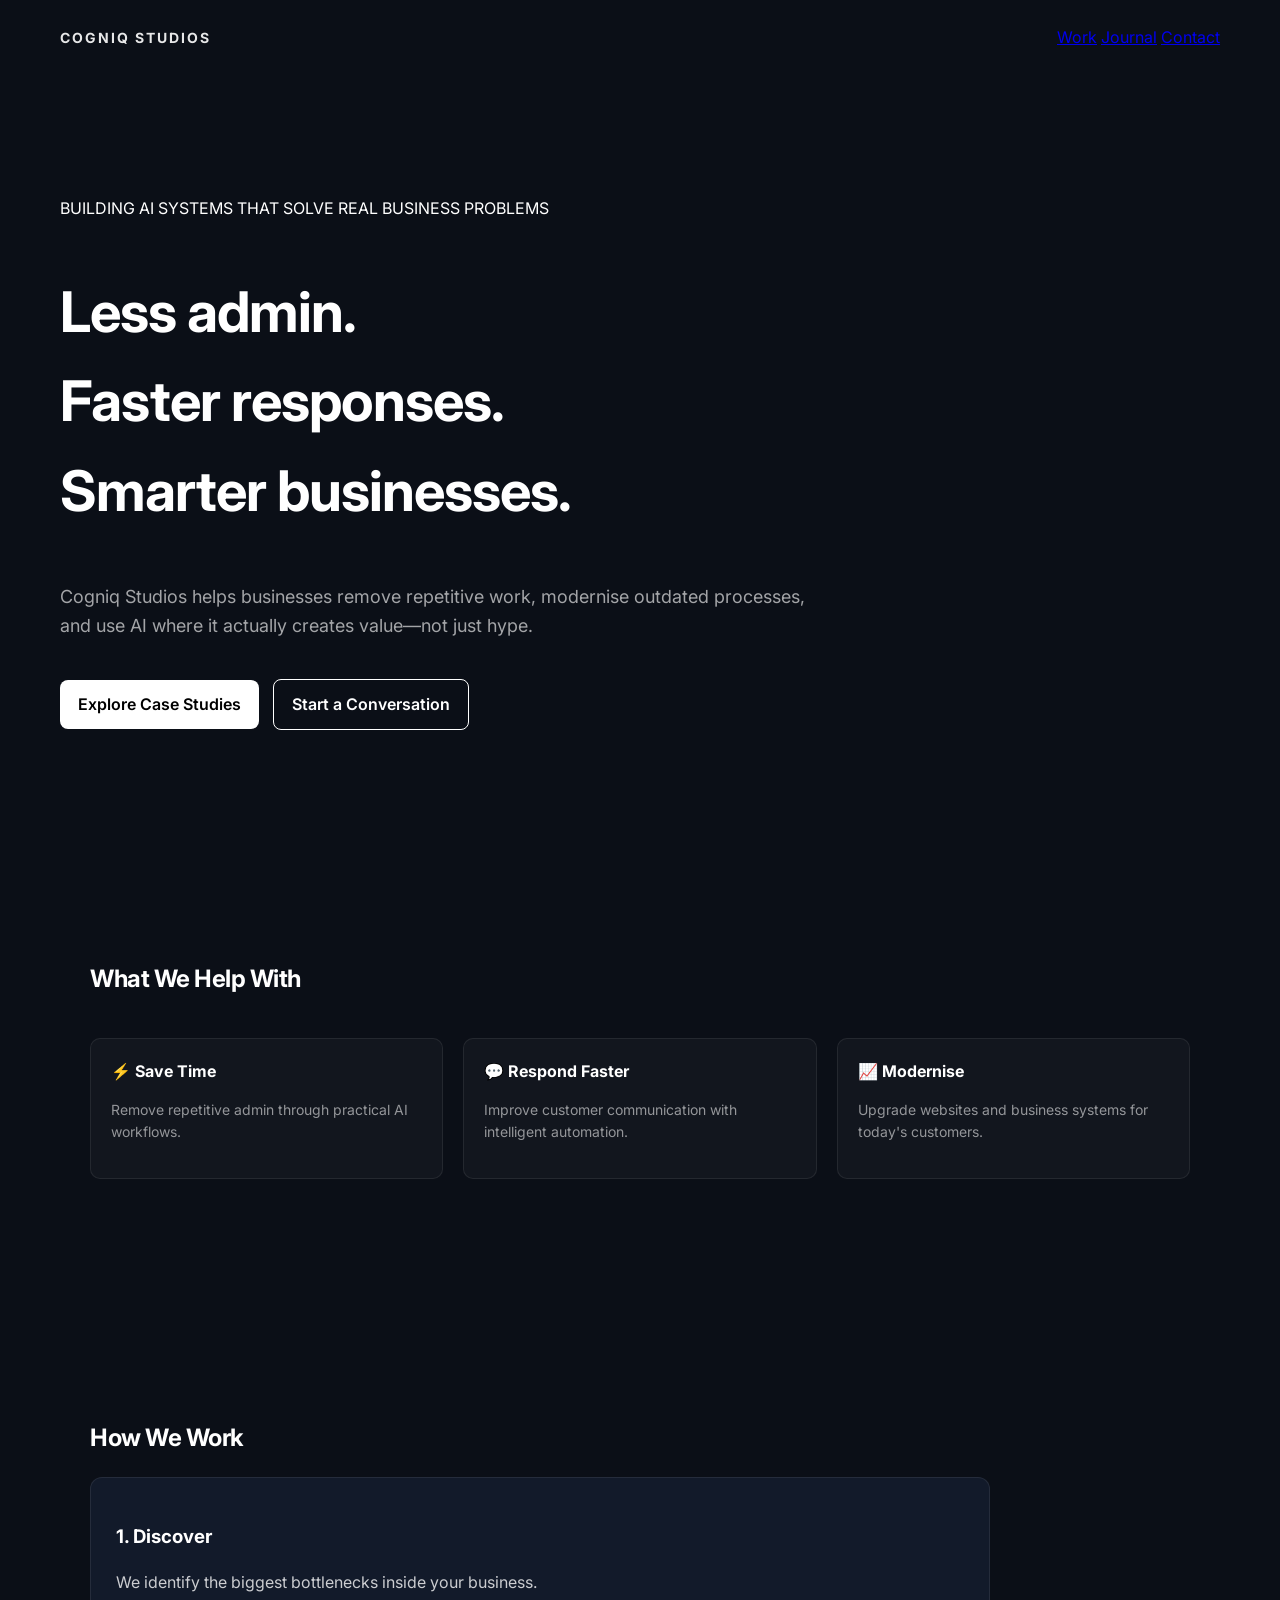
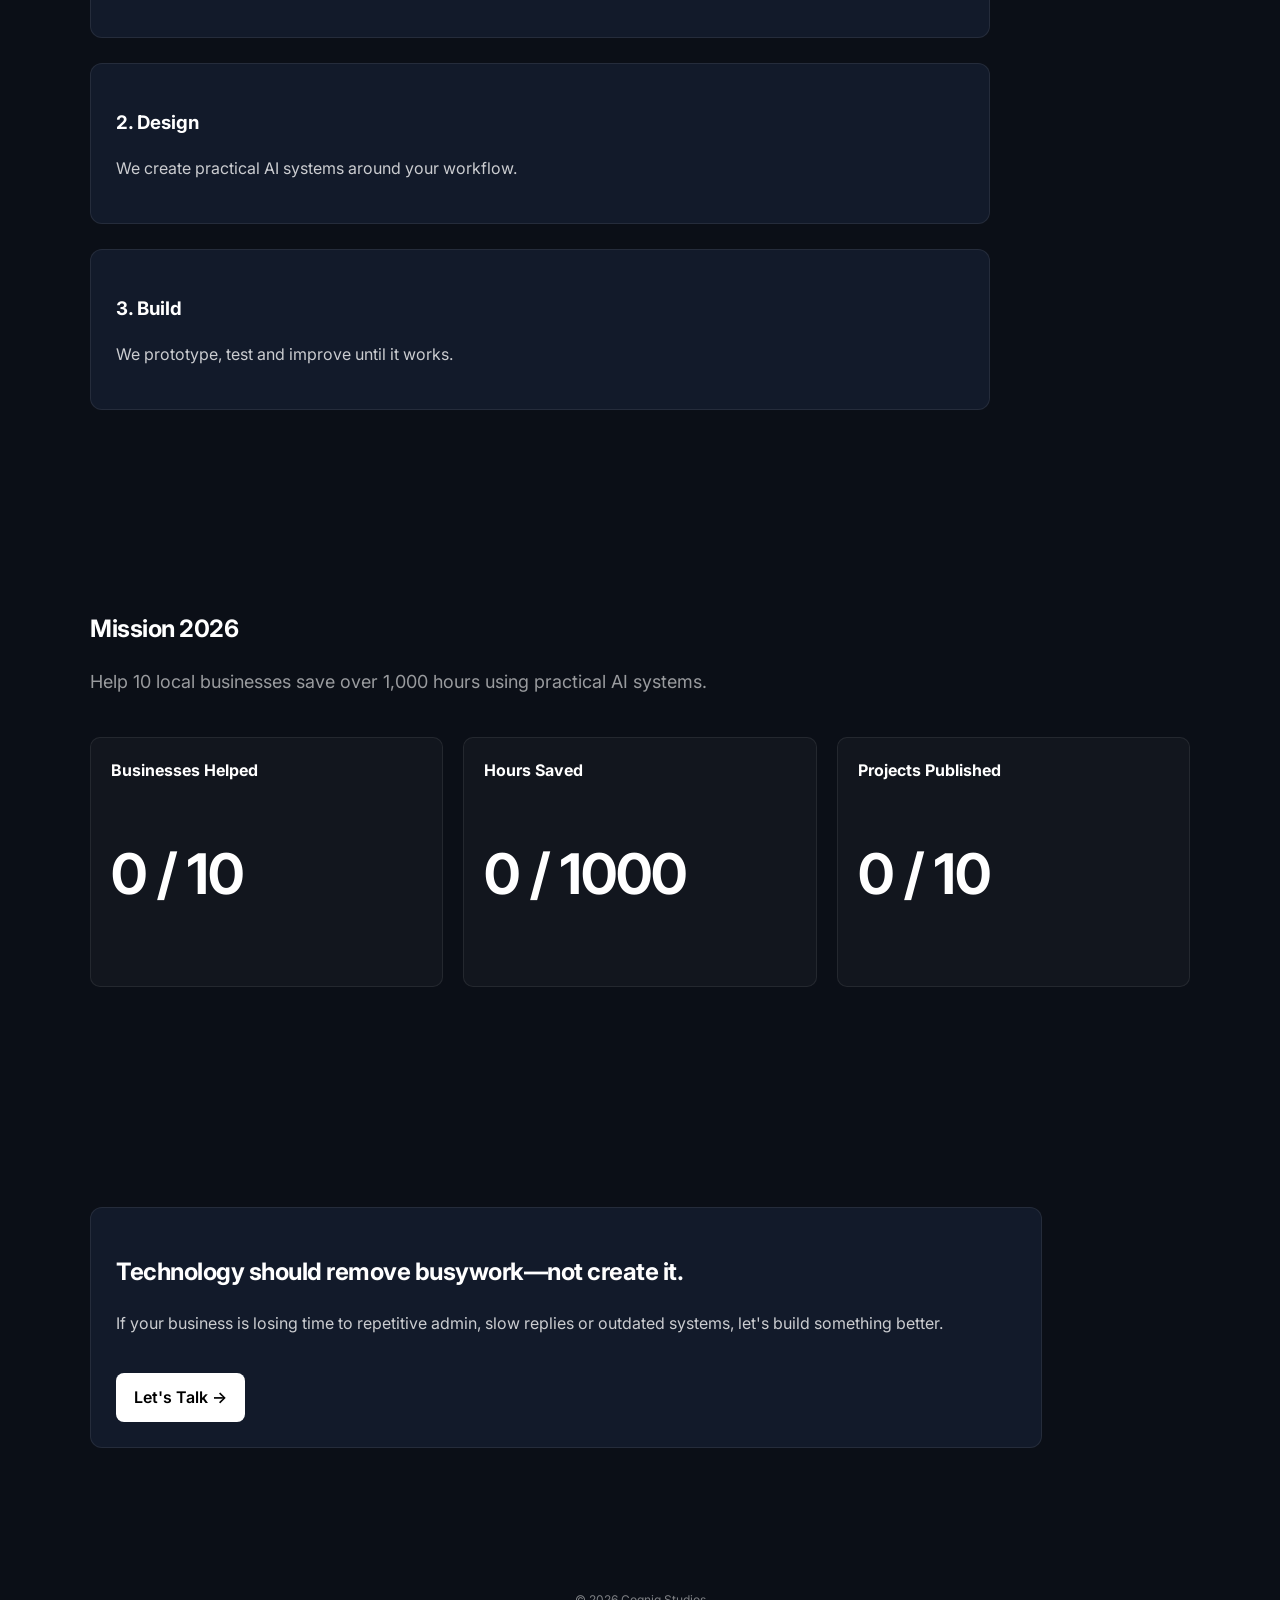
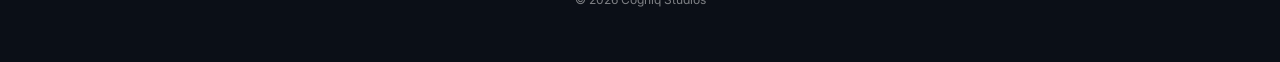
<file: index.html>
<!DOCTYPE html>
<html lang="en">
<head>
    <meta charset="UTF-8">
    <meta name="viewport" content="width=device-width, initial-scale=1.0">
    <title>Cogniq Studios | Practical AI for Business</title>

    <link rel="stylesheet" href="style.css">
</head>

<body>

<header class="nav">

    <div class="logo">
        COGNIQ STUDIOS
    </div>

    <nav>

        <a href="work.html">Work</a>
        <a href="build.html">Journal</a>
        <a href="contact.html">Contact</a>

    </nav>

</header>

<section class="hero">

    <div class="hero-content">

        <span class="hero-tag">
            BUILDING AI SYSTEMS THAT SOLVE REAL BUSINESS PROBLEMS
        </span>

        <h1>
            Less admin.<br>
            Faster responses.<br>
            Smarter businesses.
        </h1>

        <p>

            Cogniq Studios helps businesses remove repetitive work,
            modernise outdated processes, and use AI where it actually
            creates value—not just hype.

        </p>

        <div class="hero-buttons">

            <a class="btn" href="work.html">
                Explore Case Studies
            </a>

            <a class="btn-outline" href="contact.html">
                Start a Conversation
            </a>

        </div>

    </div>

</section>

<section class="section">

<h2>What We Help With</h2>

<div class="stats">

<div class="stat">

<h3>⚡ Save Time</h3>

<p>
Remove repetitive admin through practical AI workflows.
</p>

</div>

<div class="stat">

<h3>💬 Respond Faster</h3>

<p>
Improve customer communication with intelligent automation.
</p>

</div>

<div class="stat">

<h3>📈 Modernise</h3>

<p>
Upgrade websites and business systems for today's customers.
</p>

</div>

</div>

</section>

<section class="section">

<h2>How We Work</h2>

<div class="case-grid">

<div class="case-card">

<h3>1. Discover</h3>

<p>

We identify the biggest bottlenecks inside your business.

</p>

</div>

<div class="case-card">

<h3>2. Design</h3>

<p>

We create practical AI systems around your workflow.

</p>

</div>

<div class="case-card">

<h3>3. Build</h3>

<p>

We prototype, test and improve until it works.

</p>

</div>

</div>

</section>

<section class="section">

<h2>Mission 2026</h2>

<p class="subtext">

Help 10 local businesses save over 1,000 hours using practical AI systems.

</p>

<div class="stats">

<div class="stat">

<h3>Businesses Helped</h3>

<h1>0 / 10</h1>

</div>

<div class="stat">

<h3>Hours Saved</h3>

<h1>0 / 1000</h1>

</div>

<div class="stat">

<h3>Projects Published</h3>

<h1>0 / 10</h1>

</div>

</div>

</section>

<section class="section">

<div class="contact-card">

<h2>

Technology should remove busywork—not create it.

</h2>

<p>

If your business is losing time to repetitive admin,
slow replies or outdated systems, let's build something better.

</p>

<a class="btn" href="contact.html">

Let's Talk →

</a>

</div>

</section>

<footer>

<p>

© 2026 Cogniq Studios

</p>

</footer>

</body>
</html>
</file>
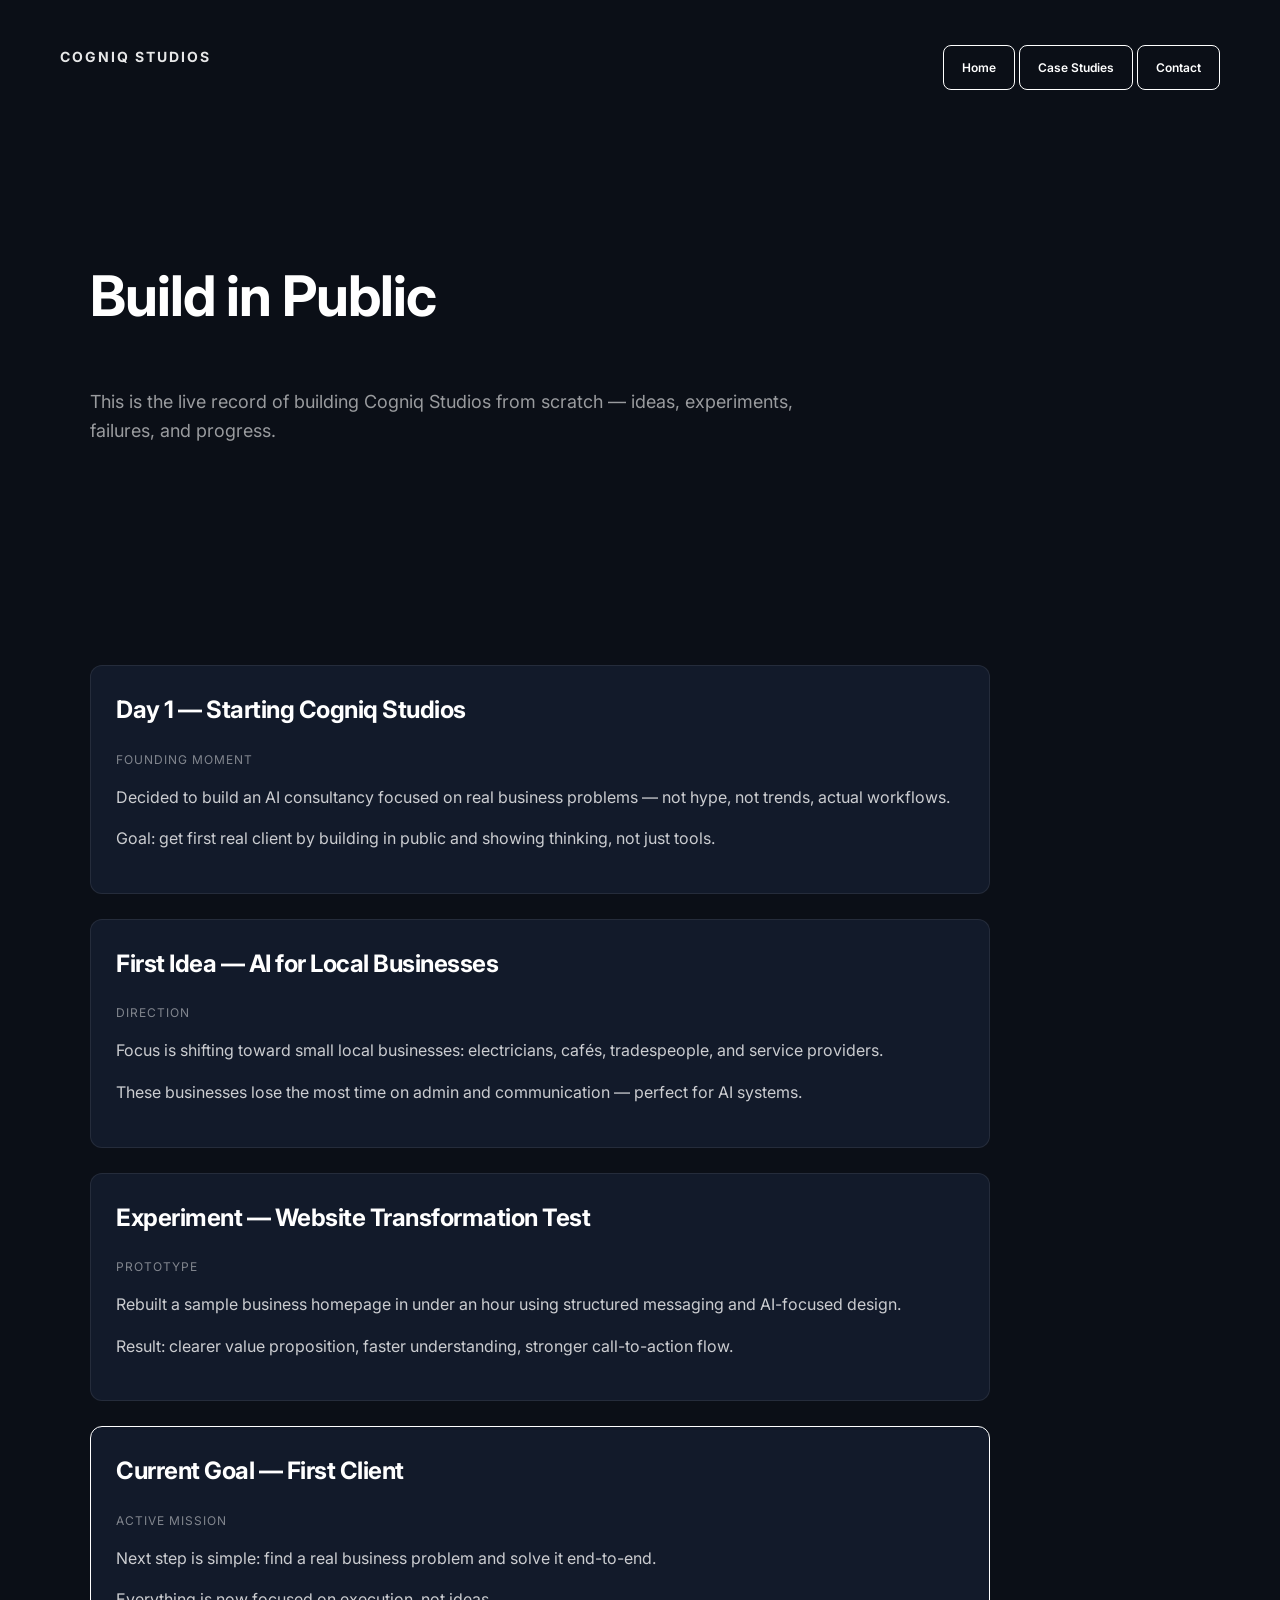
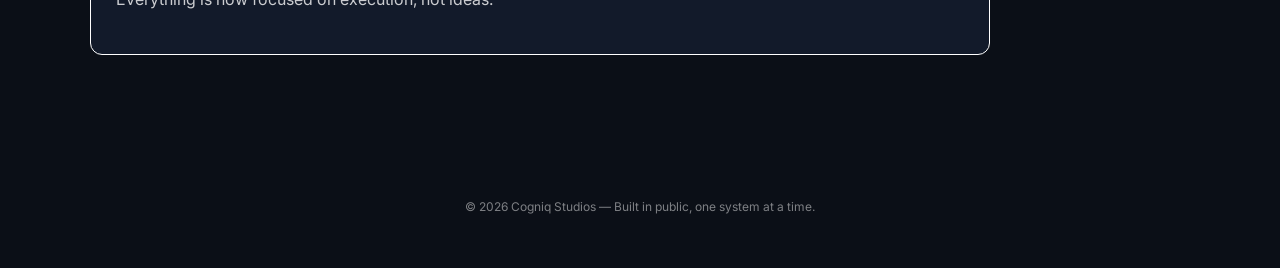
<file: build.html>
<!DOCTYPE html>
<html lang="en">
<head>
<meta charset="UTF-8">
<meta name="viewport" content="width=device-width, initial-scale=1.0">
<title>Build in Public | Cogniq Studios</title>
<link rel="stylesheet" href="style.css">
</head>

<body>

<header class="nav">
  <div class="logo">COGNIQ STUDIOS</div>
  <div>
    <a class="btn-small" href="index.html">Home</a>
    <a class="btn-small" href="work.html">Case Studies</a>
    <a class="btn-small" href="contact.html">Contact</a>
  </div>
</header>

<section class="section">
  <h1>Build in Public</h1>

  <p class="subtext">
    This is the live record of building Cogniq Studios from scratch — ideas, experiments, failures, and progress.
  </p>
</section>

<section class="section">

  <div class="timeline">

    <div class="post">
      <h2>Day 1 — Starting Cogniq Studios</h2>
      <p class="tag">Founding Moment</p>
      <p>
        Decided to build an AI consultancy focused on real business problems — not hype, not trends, actual workflows.
      </p>
      <p>
        Goal: get first real client by building in public and showing thinking, not just tools.
      </p>
    </div>

    <div class="post">
      <h2>First Idea — AI for Local Businesses</h2>
      <p class="tag">Direction</p>
      <p>
        Focus is shifting toward small local businesses: electricians, cafés, tradespeople, and service providers.
      </p>
      <p>
        These businesses lose the most time on admin and communication — perfect for AI systems.
      </p>
    </div>

    <div class="post">
      <h2>Experiment — Website Transformation Test</h2>
      <p class="tag">Prototype</p>
      <p>
        Rebuilt a sample business homepage in under an hour using structured messaging and AI-focused design.
      </p>
      <p>
        Result: clearer value proposition, faster understanding, stronger call-to-action flow.
      </p>
    </div>

    <div class="post highlight">
      <h2>Current Goal — First Client</h2>
      <p class="tag">Active Mission</p>
      <p>
        Next step is simple: find a real business problem and solve it end-to-end.
      </p>
      <p>
        Everything is now focused on execution, not ideas.
      </p>
    </div>

  </div>

</section>

<footer>
  <p>© 2026 Cogniq Studios — Built in public, one system at a time.</p>
</footer>

</body>
</html>
</file>
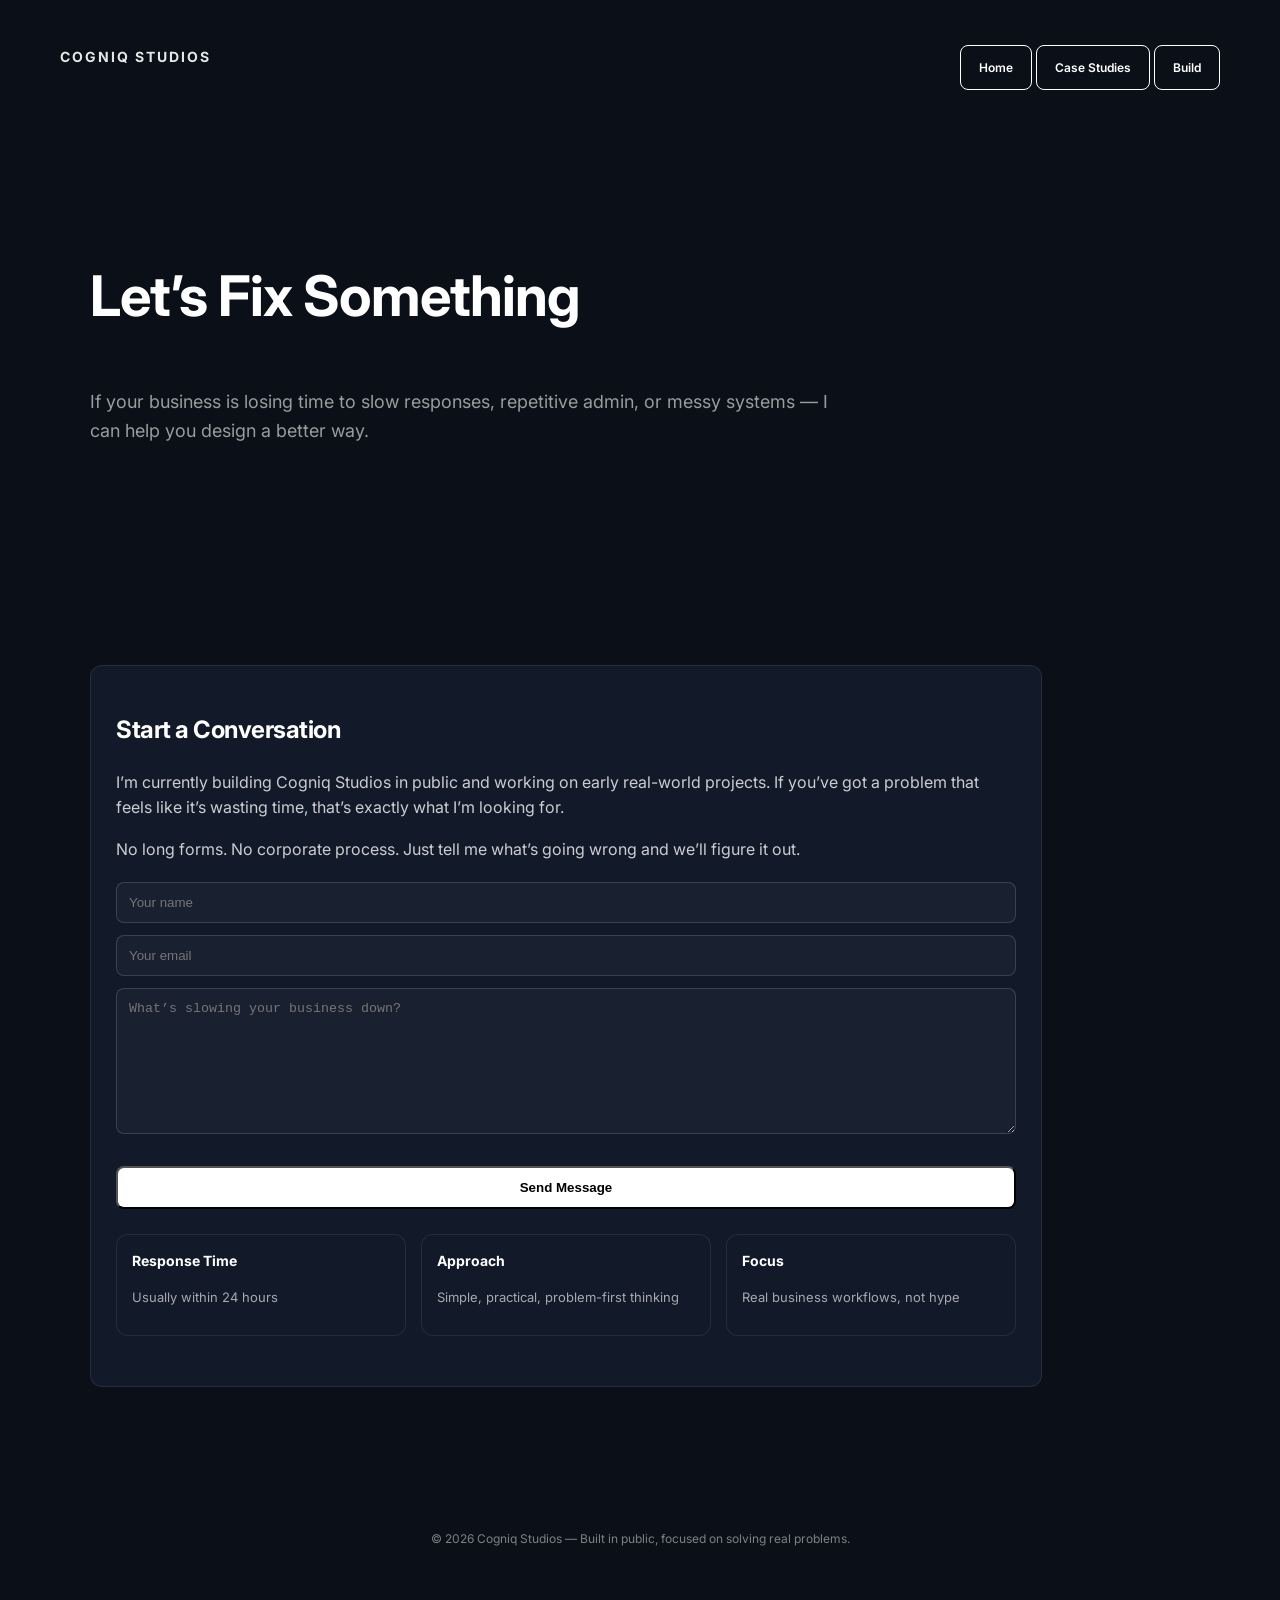
<file: contact.html>
<!DOCTYPE html>
<html lang="en">
<head>
<meta charset="UTF-8">
<meta name="viewport" content="width=device-width, initial-scale=1.0">
<title>Contact | Cogniq Studios</title>
<link rel="stylesheet" href="style.css">
</head>

<body>

<header class="nav">
  <div class="logo">COGNIQ STUDIOS</div>

  <div>
    <a class="btn-small" href="index.html">Home</a>
    <a class="btn-small" href="work.html">Case Studies</a>
    <a class="btn-small" href="build.html">Build</a>
  </div>
</header>

<section class="section">
  <h1>Let’s Fix Something</h1>

  <p class="subtext">
    If your business is losing time to slow responses, repetitive admin, or messy systems —
    I can help you design a better way.
  </p>
</section>

<section class="section">

  <div class="contact-card">

    <h2>Start a Conversation</h2>

    <p>
      I’m currently building Cogniq Studios in public and working on early real-world projects.
      If you’ve got a problem that feels like it’s wasting time, that’s exactly what I’m looking for.
    </p>

    <p>
      No long forms. No corporate process. Just tell me what’s going wrong and we’ll figure it out.
    </p>

    <!-- CONTACT FORM -->
    <form class="contact-form" action="https://formsubmit.co/hello@cogniqstudios.com" method="POST">

      <input type="text" name="name" placeholder="Your name" required>

      <input type="email" name="email" placeholder="Your email" required>

      <textarea name="message" placeholder="What’s slowing your business down?" required></textarea>

      <button type="submit" class="btn">Send Message</button>

    </form>

    <div class="contact-methods">

      <div class="contact-box">
        <h3>Response Time</h3>
        <p>Usually within 24 hours</p>
      </div>

      <div class="contact-box">
        <h3>Approach</h3>
        <p>Simple, practical, problem-first thinking</p>
      </div>

      <div class="contact-box">
        <h3>Focus</h3>
        <p>Real business workflows, not hype</p>
      </div>

    </div>

  </div>

</section>

<footer>
  <p>© 2026 Cogniq Studios — Built in public, focused on solving real problems.</p>
</footer>

</body>
</html>
</file>
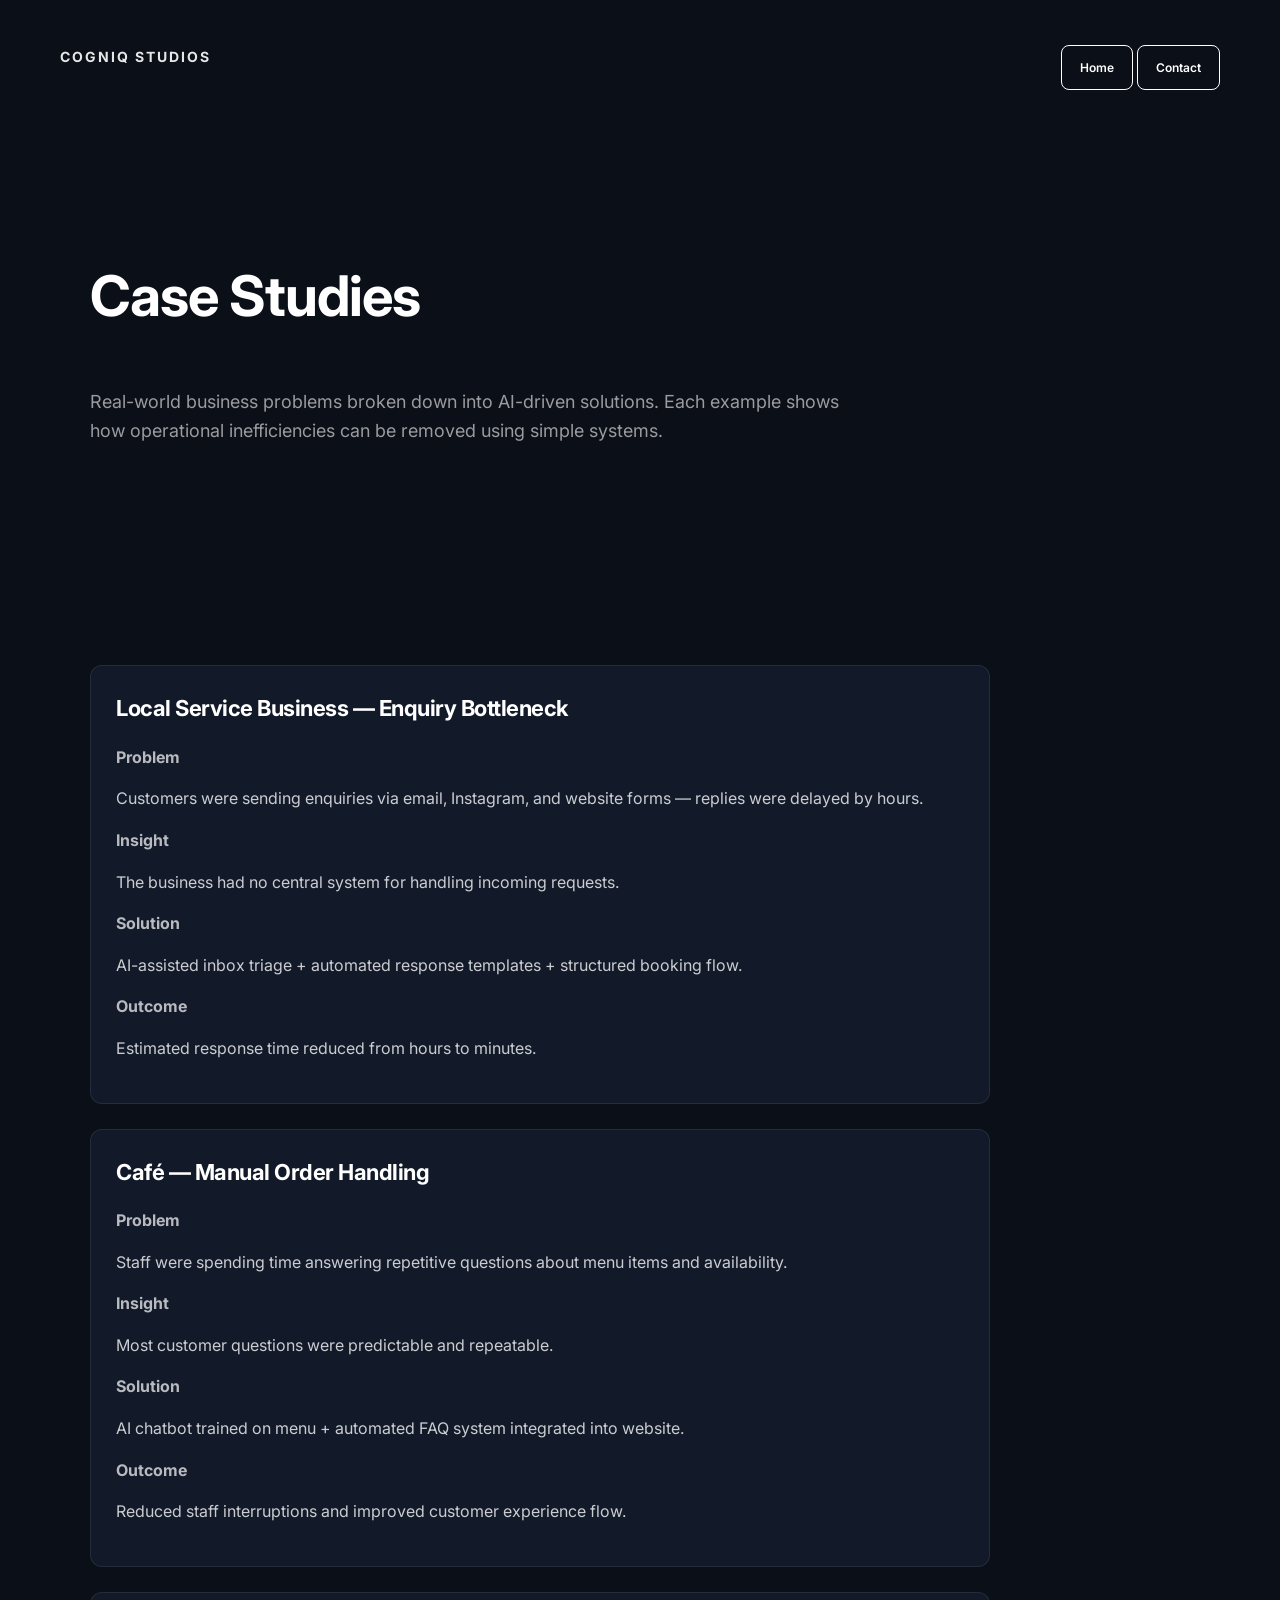
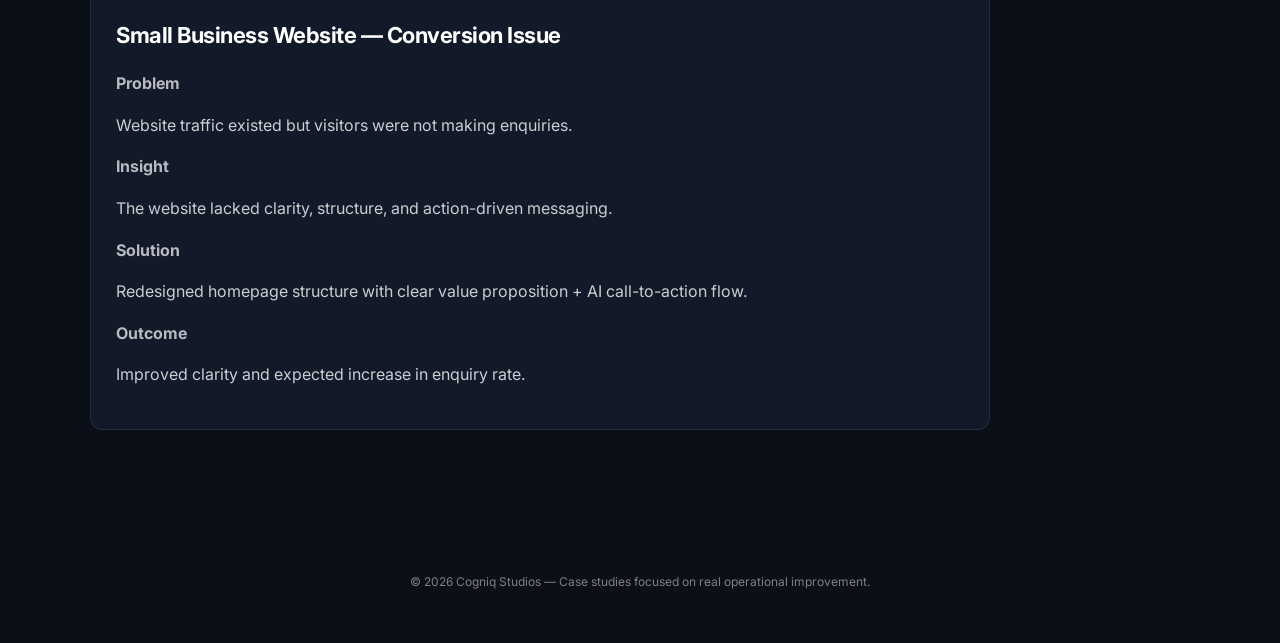
<file: work.html>
<!DOCTYPE html>
<html lang="en">
<head>
<meta charset="UTF-8">
<meta name="viewport" content="width=device-width, initial-scale=1.0">
<title>Case Studies | Cogniq Studios</title>
<link rel="stylesheet" href="style.css">
</head>

<body>

<header class="nav">
  <div class="logo">COGNIQ STUDIOS</div>
  <div>
    <a class="btn-small" href="index.html">Home</a>
    <a class="btn-small" href="contact.html">Contact</a>
  </div>
</header>

<section class="section">
  <h1>Case Studies</h1>

  <p class="subtext">
    Real-world business problems broken down into AI-driven solutions.
    Each example shows how operational inefficiencies can be removed using simple systems.
  </p>
</section>

<section class="section">

  <div class="case-grid">

    <div class="case-card">
      <h2>Local Service Business — Enquiry Bottleneck</h2>

      <p class="label">Problem</p>
      <p>Customers were sending enquiries via email, Instagram, and website forms — replies were delayed by hours.</p>

      <p class="label">Insight</p>
      <p>The business had no central system for handling incoming requests.</p>

      <p class="label">Solution</p>
      <p>AI-assisted inbox triage + automated response templates + structured booking flow.</p>

      <p class="label">Outcome</p>
      <p>Estimated response time reduced from hours to minutes.</p>
    </div>

    <div class="case-card">
      <h2>Café — Manual Order Handling</h2>

      <p class="label">Problem</p>
      <p>Staff were spending time answering repetitive questions about menu items and availability.</p>

      <p class="label">Insight</p>
      <p>Most customer questions were predictable and repeatable.</p>

      <p class="label">Solution</p>
      <p>AI chatbot trained on menu + automated FAQ system integrated into website.</p>

      <p class="label">Outcome</p>
      <p>Reduced staff interruptions and improved customer experience flow.</p>
    </div>

    <div class="case-card">
      <h2>Small Business Website — Conversion Issue</h2>

      <p class="label">Problem</p>
      <p>Website traffic existed but visitors were not making enquiries.</p>

      <p class="label">Insight</p>
      <p>The website lacked clarity, structure, and action-driven messaging.</p>

      <p class="label">Solution</p>
      <p>Redesigned homepage structure with clear value proposition + AI call-to-action flow.</p>

      <p class="label">Outcome</p>
      <p>Improved clarity and expected increase in enquiry rate.</p>
    </div>

  </div>

</section>

<footer>
  <p>© 2026 Cogniq Studios — Case studies focused on real operational improvement.</p>
</footer>

</body>
</html>
</file>
<file: style.css>
@import url('https://fonts.googleapis.com/css2?family=Inter:wght@300;400;600;700&display=swap');

/* =========================
   BASE
========================= */

body {
  margin: 0;
  font-family: "Inter", Arial, sans-serif;
  background: #0b0f17;
  color: #ffffff;
  line-height: 1.6;
  -webkit-font-smoothing: antialiased;
}

/* =========================
   LAYOUT
========================= */

.section {
  padding: 90px 60px;
  max-width: 1100px;
  margin: 0 auto;
}

h1 {
  letter-spacing: -1px;
  font-size: 56px;
}

h2 {
  letter-spacing: -0.5px;
}

p {
  color: rgba(255,255,255,0.78);
}

/* =========================
   NAV
========================= */

.nav {
  display: flex;
  justify-content: space-between;
  padding: 25px 60px;
  align-items: center;
}

.logo {
  font-weight: 700;
  letter-spacing: 2px;
  font-size: 14px;
  opacity: 0.9;
}

/* =========================
   HERO
========================= */

.hero {
  padding: 120px 60px;
  max-width: 1000px;
}

.hero p {
  font-size: 18px;
  max-width: 750px;
  opacity: 0.8;
}

.subtext {
  font-size: 18px;
  max-width: 750px;
  opacity: 0.75;
  margin-bottom: 40px;
}

/* =========================
   BUTTONS
========================= */

.btn,
.btn-outline,
.btn-small {
  display: inline-block;
  padding: 12px 18px;
  margin-top: 20px;
  text-decoration: none;
  font-weight: 600;
  border-radius: 8px;
  transition: 0.2s ease;
}

.btn {
  background: white;
  color: black;
}

.btn-outline {
  border: 1px solid white;
  color: white;
  margin-left: 10px;
}

.btn-small {
  border: 1px solid white;
  color: white;
  font-size: 12px;
}

.btn:hover,
.btn-outline:hover {
  transform: translateY(-2px);
}

/* =========================
   STATS (HOME)
========================= */

.stats {
  display: grid;
  grid-template-columns: repeat(3, 1fr);
  gap: 20px;
  margin: 40px 0;
}

.stat {
  background: rgba(255,255,255,0.03);
  border: 1px solid rgba(255,255,255,0.08);
  padding: 20px;
  border-radius: 10px;
}

.stat h3 {
  margin: 0 0 10px 0;
  font-size: 16px;
}

.stat p {
  font-size: 14px;
  opacity: 0.7;
}

/* =========================
   CARDS (GENERAL)
========================= */

.card,
.case-card,
.post,
.contact-card,
.contact-box {
  background: #121a2a;
  border: 1px solid rgba(255,255,255,0.08);
  border-radius: 12px;
  transition: 0.2s ease;
}

.card,
.case-card,
.post,
.contact-card {
  padding: 25px;
}

.card:hover,
.case-card:hover,
.post:hover,
.contact-box:hover {
  transform: translateY(-4px);
  border-color: rgba(255,255,255,0.2);
}

/* =========================
   CASE STUDIES
========================= */

.case-grid {
  display: grid;
  grid-template-columns: 1fr;
  gap: 25px;
  max-width: 900px;
}

.case-card h2 {
  margin-top: 0;
  font-size: 22px;
}

.label {
  font-weight: bold;
  margin-top: 15px;
  margin-bottom: 5px;
  opacity: 0.9;
}

/* =========================
   TIMELINE (BUILD PAGE)
========================= */

.timeline {
  max-width: 900px;
  display: grid;
  gap: 25px;
}

.post h2 {
  margin-top: 0;
}

.tag {
  font-size: 12px;
  opacity: 0.6;
  text-transform: uppercase;
  letter-spacing: 1px;
}

.highlight {
  border: 1px solid white !important;
}

/* =========================
   CONTACT
========================= */

.contact-card {
  max-width: 900px;
}

.contact-methods {
  display: grid;
  grid-template-columns: repeat(3, 1fr);
  gap: 15px;
  margin: 25px 0;
}

.contact-box {
  padding: 15px;
}

.contact-box h3 {
  margin-top: 0;
  font-size: 14px;
}

.contact-box p {
  font-size: 13px;
  opacity: 0.8;
}

/* FORM */
.contact-form {
  display: grid;
  gap: 12px;
  margin-top: 20px;
}

input,
textarea {
  padding: 12px;
  border-radius: 8px;
  border: 1px solid rgba(255,255,255,0.15);
  background: rgba(255,255,255,0.03);
  color: white;
  outline: none;
}

textarea {
  min-height: 120px;
  resize: vertical;
}

/* =========================
   ANIMATION / MOTION
========================= */

.hero,
.section,
.case-card,
.post,
.contact-card {
  animation: fadeUp 0.6s ease-out;
}

@keyframes fadeUp {
  from {
    opacity: 0;
    transform: translateY(10px);
  }
  to {
    opacity: 1;
    transform: translateY(0);
  }
}

/* =========================
   FOOTER
========================= */

footer {
  padding: 40px;
  text-align: center;
  font-size: 12px;
  opacity: 0.6;
}

/* =========================
   MOBILE
========================= */

@media (max-width: 768px) {
  h1 {
    font-size: 36px;
  }

  .section,
  .hero,
  .nav {
    padding: 30px;
  }

  .stats {
    grid-template-columns: 1fr;
  }

  .contact-methods {
    grid-template-columns: 1fr;
  }
}
</file>
